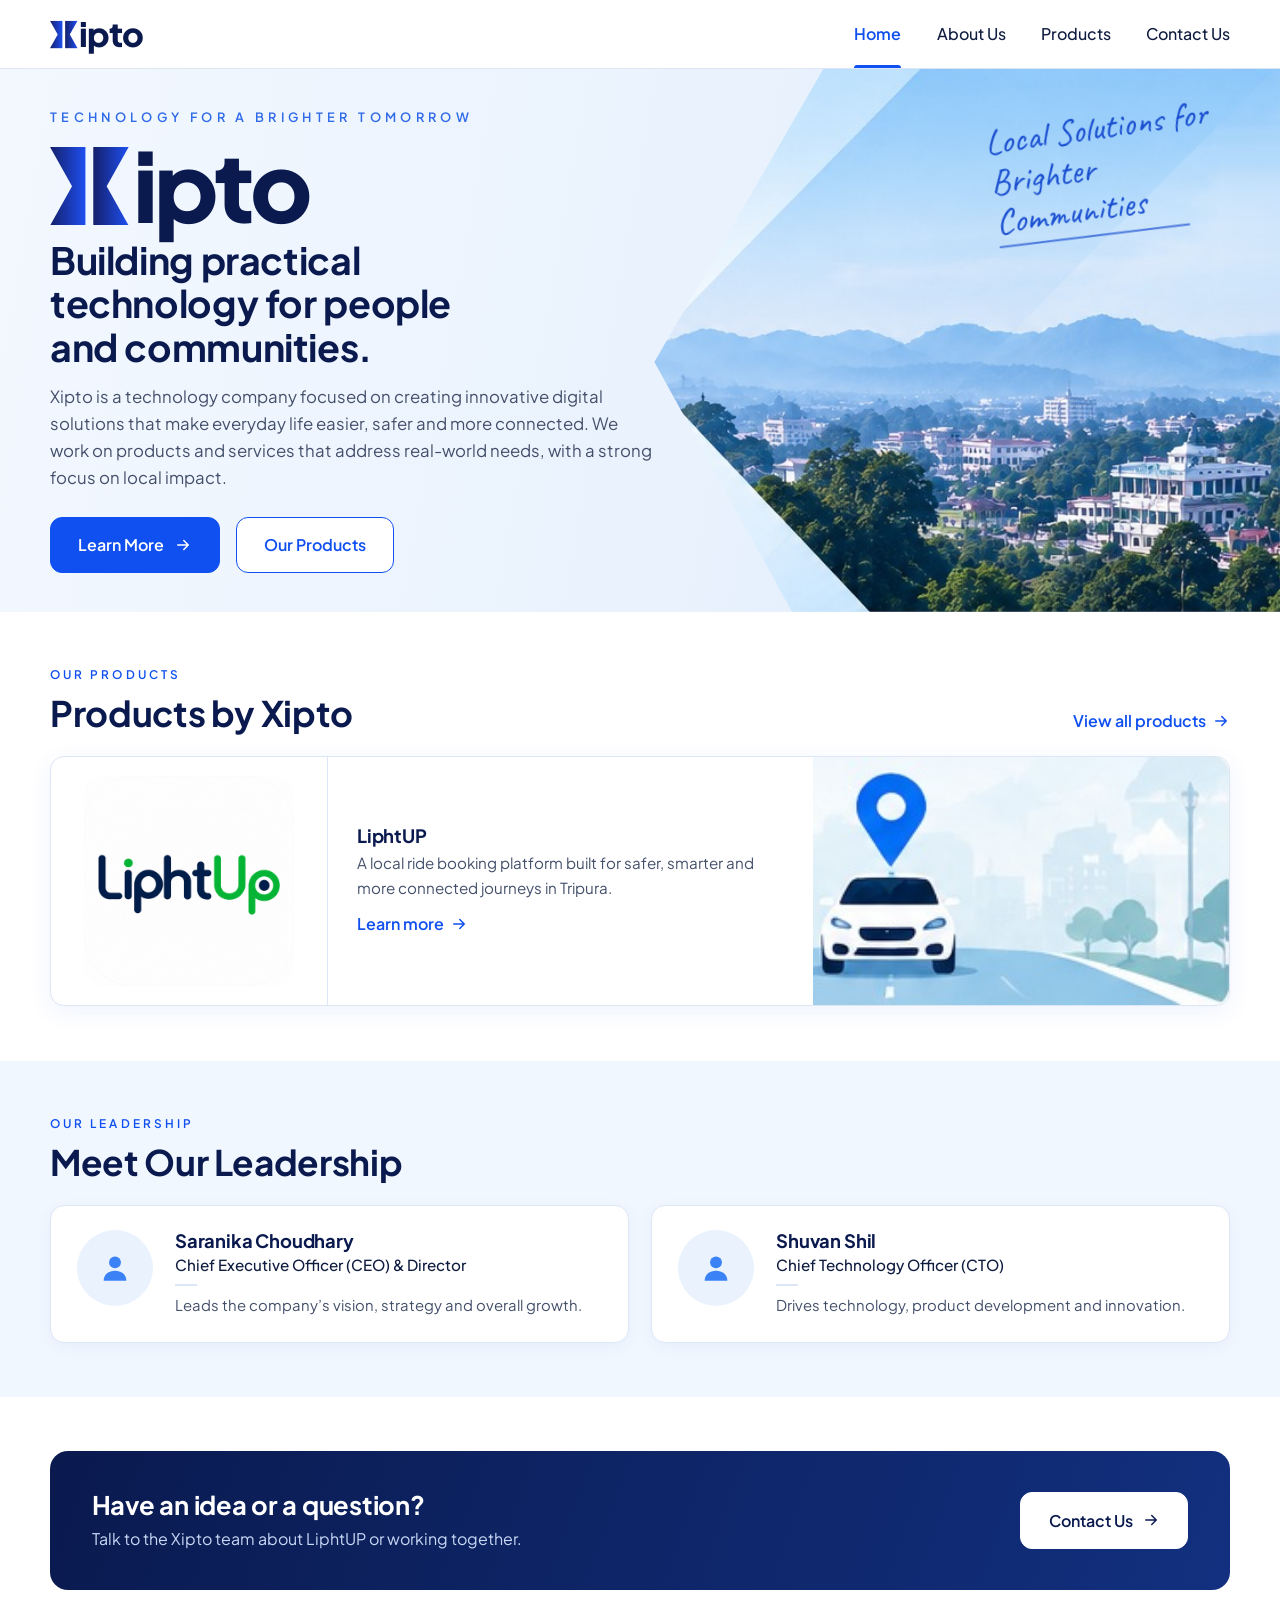
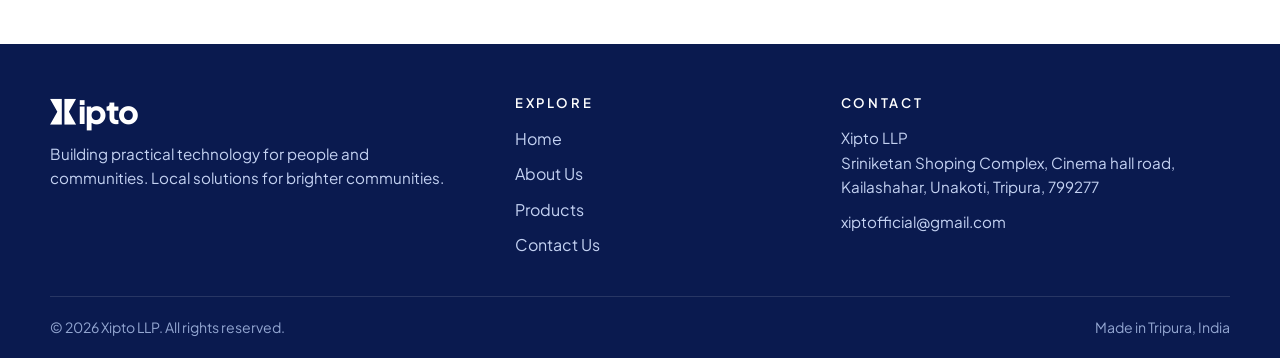
<file: index.html>
<!DOCTYPE html>
<html lang="en">
<head>
<meta charset="utf-8">
<meta name="viewport" content="width=device-width, initial-scale=1">
<title>Xipto LLP | Technology for a Brighter Tomorrow</title>
<meta name="description" content="Xipto LLP builds practical technology for people and communities in Tripura, including the LiphtUP ride booking platform.">
<meta property="og:title" content="Xipto LLP | Technology for a Brighter Tomorrow">
<meta property="og:description" content="Xipto LLP builds practical technology for people and communities in Tripura, including the LiphtUP ride booking platform.">
<meta property="og:type" content="website">
<meta property="og:image" content="/assets/xipto-logo-original.png">
<meta name="theme-color" content="#1050f0">
<link rel="icon" href="/assets/favicon.svg" type="image/svg+xml">
<link rel="preconnect" href="https://fonts.googleapis.com">
<link rel="preconnect" href="https://fonts.gstatic.com" crossorigin>
<link href="https://fonts.googleapis.com/css2?family=Caveat:wght@500&family=Plus+Jakarta+Sans:wght@400;500;600;700;800&display=swap" rel="stylesheet">
<link rel="stylesheet" href="/css/styles.css">
</head>
<body>
<a class="skip" href="#main">Skip to content</a>
<header class="site-header">
  <div class="wrap">
    <a class="brand" href="/" aria-label="Xipto home"><svg viewBox="0 0 100 100" aria-hidden="true"><defs><linearGradient id="xg" x1="0" x2="1"><stop offset="0" stop-color="#14206b"/><stop offset="1" stop-color="#1f4ff0"/></linearGradient></defs><path fill="url(#xg)" d="M0 0h45v100H0L28 50z"/><path fill="url(#xg)" d="M55 0h45L72 50l28 50H55z"/></svg><span>ipto</span></a>
    <button class="menu-btn" aria-expanded="false" aria-controls="nav" aria-label="Menu"><span></span><span></span><span></span></button>
    <nav class="nav" id="nav" aria-label="Main"><a href="/" aria-current="page">Home</a><a href="/about">About Us</a><a href="/products">Products</a><a href="/contact">Contact Us</a></nav>
  </div>
</header>
<main id="main">

<section class="hero">
  <div class="wrap">
    <div class="hero-copy">
      <p class="eyebrow">Technology for a brighter tomorrow</p>
      <h1 class="brand brand--lg" aria-label="Xipto"><svg viewBox="0 0 100 100" aria-hidden="true"><defs><linearGradient id="xg" x1="0" x2="1"><stop offset="0" stop-color="#14206b"/><stop offset="1" stop-color="#1f4ff0"/></linearGradient></defs><path fill="url(#xg)" d="M0 0h45v100H0L28 50z"/><path fill="url(#xg)" d="M55 0h45L72 50l28 50H55z"/></svg><span>ipto</span></h1>
      <h2>Building practical technology for people and communities.</h2>
      <p>Xipto is a technology company focused on creating innovative digital solutions that make everyday life easier, safer and more connected. We work on products and services that address real-world needs, with a strong focus on local impact.</p>
      <div class="hero-actions">
        <a class="btn btn-primary" href="/about">Learn More <svg viewBox="0 0 24 24" fill="none" stroke="currentColor" stroke-width="2" stroke-linecap="round" stroke-linejoin="round" aria-hidden="true"><path d="M5 12h14M13 6l6 6-6 6"/></svg></a>
        <a class="btn btn-outline" href="/products">Our Products</a>
      </div>
    </div>
    <div class="hero-art">
      <img src="/assets/hero.jpg" alt="View of a Tripura town with green hills and a white palace-style building" width="846" height="476" fetchpriority="high">
      <p class="hero-tagline">Local Solutions for Brighter Communities</p>
    </div>
  </div>
</section>

<section class="section" aria-labelledby="products-h">
  <div class="wrap">
    <div class="section-head">
      <div><p class="eyebrow">Our products</p><h2 id="products-h">Products by Xipto</h2></div>
      <a class="link-arrow" href="/products">View all products <svg viewBox="0 0 24 24" fill="none" stroke="currentColor" stroke-width="2" stroke-linecap="round" stroke-linejoin="round" aria-hidden="true"><path d="M5 12h14M13 6l6 6-6 6"/></svg></a>
    </div>
    <div class="product-card">
  <div class="logo"><img src="/assets/liphtup-logo.png" alt="LiphtUP logo" width="210" height="210" loading="lazy"></div>
  <div class="body">
    <h3>LiphtUP</h3>
    <p>A local ride booking platform built for safer, smarter and more connected journeys in Tripura.</p>
    <a class="link-arrow" href="/products">Learn more <svg viewBox="0 0 24 24" fill="none" stroke="currentColor" stroke-width="2" stroke-linecap="round" stroke-linejoin="round" aria-hidden="true"><path d="M5 12h14M13 6l6 6-6 6"/></svg></a>
  </div>
  <div class="art"><img src="/assets/liphtup-banner.jpg" alt="" loading="lazy"></div>
</div>
  </div>
</section>

<section class="section section--tint" aria-labelledby="lead-h">
  <div class="wrap">
    <p class="eyebrow">Our leadership</p>
    <h2 id="lead-h" style="margin-bottom:1.4rem">Meet Our Leadership</h2>
    <div class="people"><article class="person"><div class="avatar"><svg viewBox="0 0 24 24" fill="currentColor" aria-hidden="true"><circle cx="12" cy="8" r="4.2"/><path d="M4 21c0-4.4 3.6-7 8-7s8 2.6 8 7z"/></svg></div><div><h3>Saranika Choudhary</h3><p class="role">Chief Executive Officer (CEO) &amp; Director</p><p>Leads the company&rsquo;s vision, strategy and overall growth.</p></div></article><article class="person"><div class="avatar"><svg viewBox="0 0 24 24" fill="currentColor" aria-hidden="true"><circle cx="12" cy="8" r="4.2"/><path d="M4 21c0-4.4 3.6-7 8-7s8 2.6 8 7z"/></svg></div><div><h3>Shuvan Shil</h3><p class="role">Chief Technology Officer (CTO)</p><p>Drives technology, product development and innovation.</p></div></article></div>
  </div>
</section>

<section class="section">
  <div class="wrap">
    <div class="callout">
      <div><h2>Have an idea or a question?</h2><p>Talk to the Xipto team about LiphtUP or working together.</p></div>
      <a class="btn" href="/contact">Contact Us <svg viewBox="0 0 24 24" fill="none" stroke="currentColor" stroke-width="2" stroke-linecap="round" stroke-linejoin="round" aria-hidden="true"><path d="M5 12h14M13 6l6 6-6 6"/></svg></a>
    </div>
  </div>
</section>
</main>
<footer class="site-footer">
  <div class="wrap">
    <div class="footer-grid">
      <div>
        <a class="brand" href="/" aria-label="Xipto home"><svg viewBox="0 0 100 100" aria-hidden="true"><defs><linearGradient id="xgf" x1="0" x2="1"><stop offset="0" stop-color="#14206b"/><stop offset="1" stop-color="#1f4ff0"/></linearGradient></defs><path fill="#fff" d="M0 0h45v100H0L28 50z"/><path fill="#fff" d="M55 0h45L72 50l28 50H55z"/></svg><span>ipto</span></a>
        <p>Building practical technology for people and communities. Local solutions for brighter communities.</p>
      </div>
      <div>
        <h3>Explore</h3>
        <ul><li><a href="/">Home</a></li><li><a href="/about">About Us</a></li><li><a href="/products">Products</a></li><li><a href="/contact">Contact Us</a></li></ul>
      </div>
      <div>
        <h3>Contact</h3>
        <address>
          <span>Xipto LLP<br>Sriniketan Shoping Complex, Cinema hall road,<br>Kailashahar, Unakoti, Tripura, 799277</span>
          <a href="mailto:xiptofficial@gmail.com">xiptofficial@gmail.com</a>
        </address>
      </div>
    </div>
    <div class="footer-bottom">
      <span>&copy; 2026 Xipto LLP. All rights reserved.</span>
      <span>Made in Tripura, India</span>
    </div>
  </div>
</footer>
<script src="/js/main.js" defer></script>
</body>
</html>
</file>
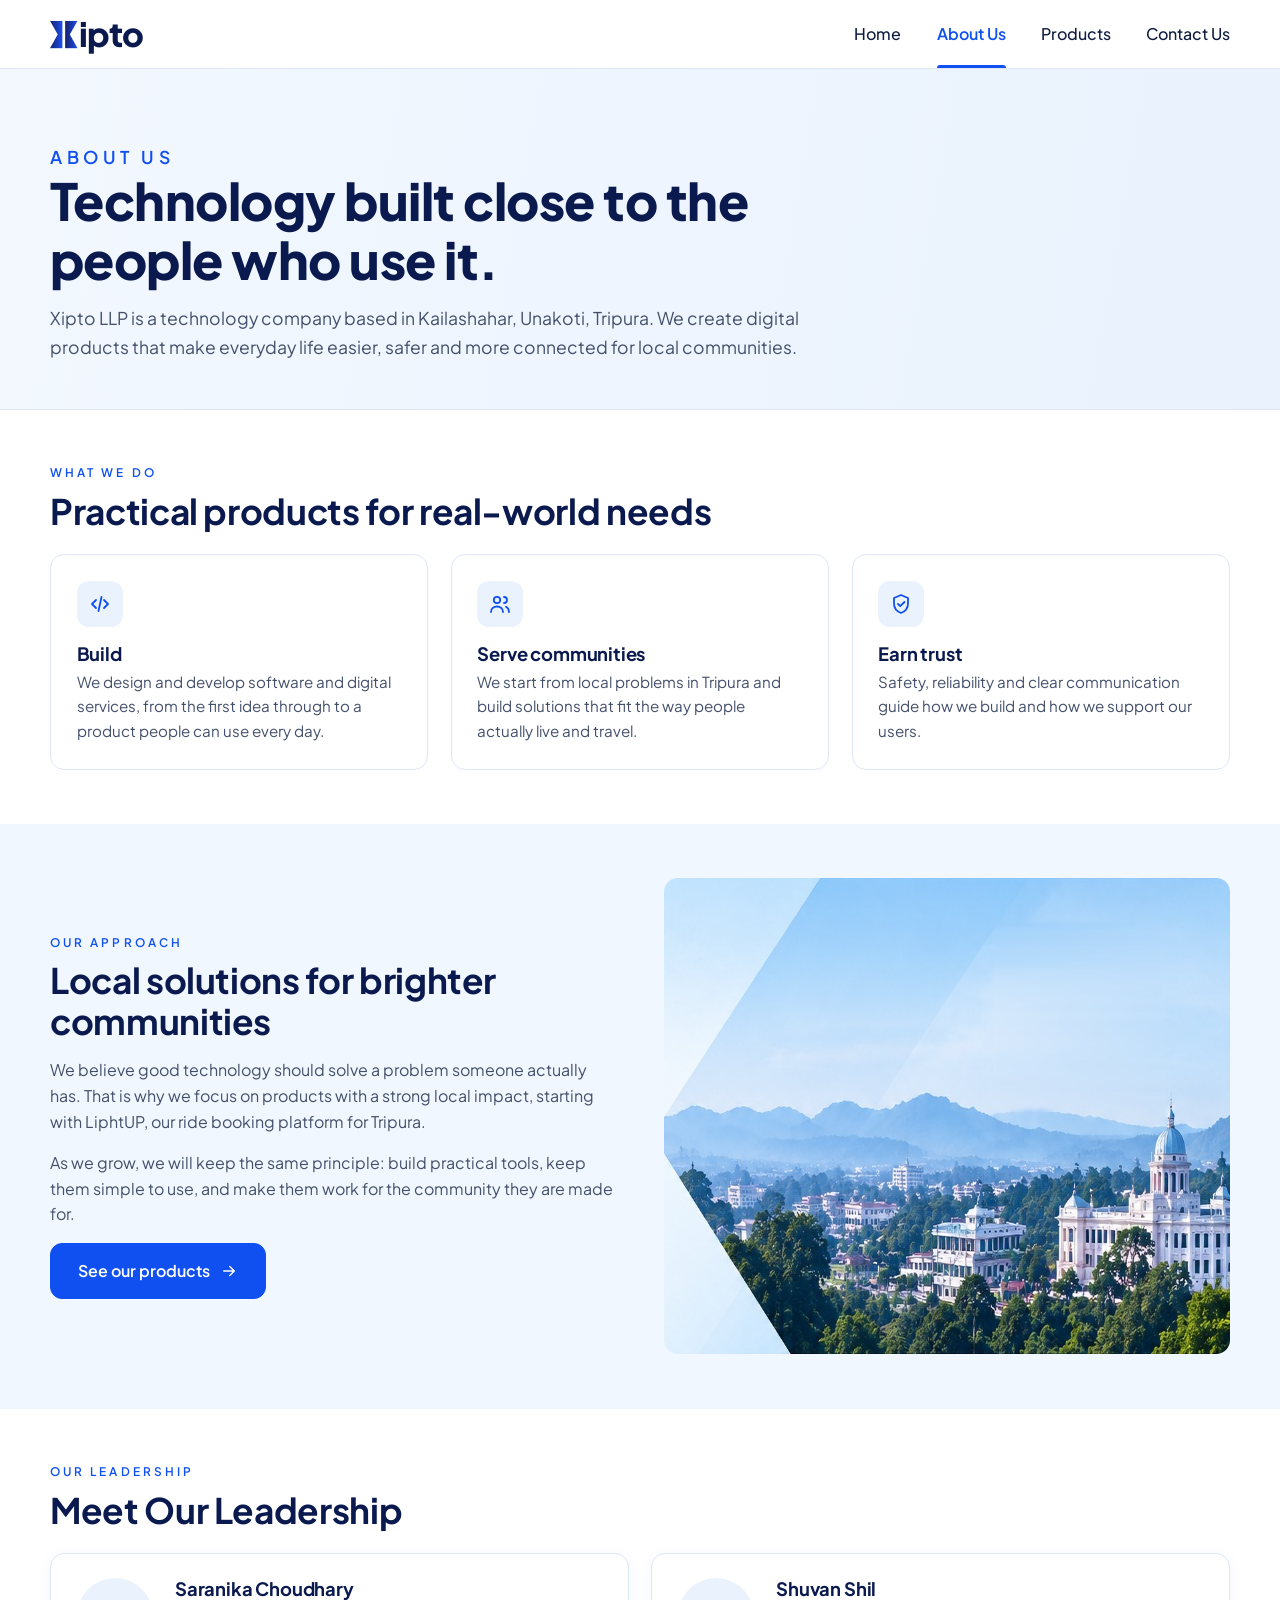
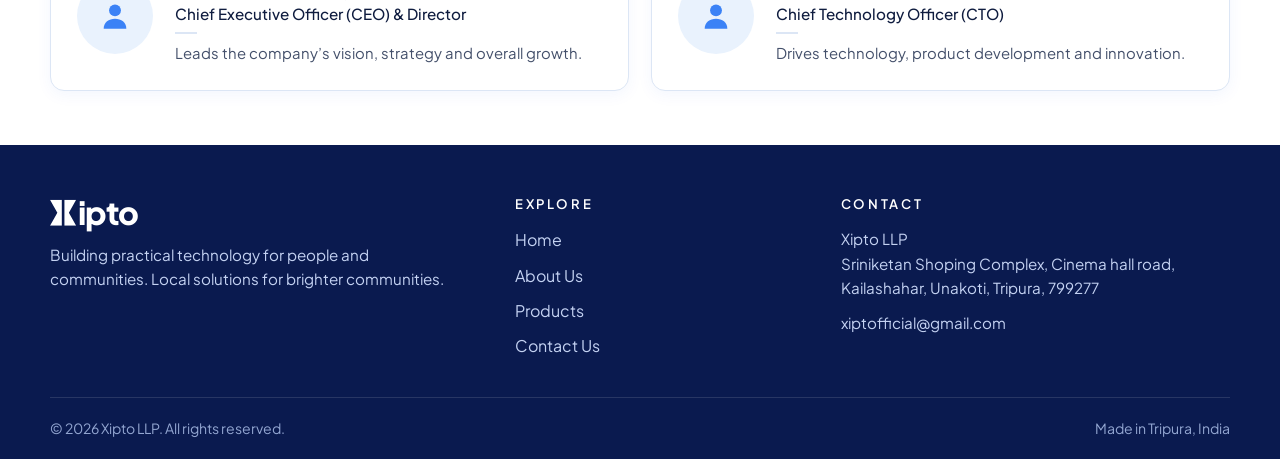
<file: about.html>
<!DOCTYPE html>
<html lang="en">
<head>
<meta charset="utf-8">
<meta name="viewport" content="width=device-width, initial-scale=1">
<title>About Us | Xipto LLP</title>
<meta name="description" content="Learn about Xipto LLP, a technology company in Kailashahar, Tripura, and the leadership team behind LiphtUP.">
<meta property="og:title" content="About Us | Xipto LLP">
<meta property="og:description" content="Learn about Xipto LLP, a technology company in Kailashahar, Tripura, and the leadership team behind LiphtUP.">
<meta property="og:type" content="website">
<meta property="og:image" content="/assets/xipto-logo-original.png">
<meta name="theme-color" content="#1050f0">
<link rel="icon" href="/assets/favicon.svg" type="image/svg+xml">
<link rel="preconnect" href="https://fonts.googleapis.com">
<link rel="preconnect" href="https://fonts.gstatic.com" crossorigin>
<link href="https://fonts.googleapis.com/css2?family=Caveat:wght@500&family=Plus+Jakarta+Sans:wght@400;500;600;700;800&display=swap" rel="stylesheet">
<link rel="stylesheet" href="/css/styles.css">
</head>
<body>
<a class="skip" href="#main">Skip to content</a>
<header class="site-header">
  <div class="wrap">
    <a class="brand" href="/" aria-label="Xipto home"><svg viewBox="0 0 100 100" aria-hidden="true"><defs><linearGradient id="xg" x1="0" x2="1"><stop offset="0" stop-color="#14206b"/><stop offset="1" stop-color="#1f4ff0"/></linearGradient></defs><path fill="url(#xg)" d="M0 0h45v100H0L28 50z"/><path fill="url(#xg)" d="M55 0h45L72 50l28 50H55z"/></svg><span>ipto</span></a>
    <button class="menu-btn" aria-expanded="false" aria-controls="nav" aria-label="Menu"><span></span><span></span><span></span></button>
    <nav class="nav" id="nav" aria-label="Main"><a href="/">Home</a><a href="/about" aria-current="page">About Us</a><a href="/products">Products</a><a href="/contact">Contact Us</a></nav>
  </div>
</header>
<main id="main">

<section class="page-hero">
  <div class="wrap">
    <p class="eyebrow">About us</p>
    <h1>Technology built close to the people who use it.</h1>
    <p>Xipto LLP is a technology company based in Kailashahar, Unakoti, Tripura. We create digital products that make everyday life easier, safer and more connected for local communities.</p>
  </div>
</section>

<section class="section" aria-labelledby="do-h">
  <div class="wrap">
    <p class="eyebrow">What we do</p>
    <h2 id="do-h" style="margin-bottom:1.4rem">Practical products for real-world needs</h2>
    <div class="grid-3">
      <div class="feature"><div class="icon"><svg viewBox="0 0 24 24" fill="none" stroke="currentColor" stroke-width="1.8" stroke-linecap="round" stroke-linejoin="round" aria-hidden="true"><path d="m8 8-4 4 4 4M16 8l4 4-4 4M13.500 5 10.500 19"/></svg></div><h3>Build</h3><p>We design and develop software and digital services, from the first idea through to a product people can use every day.</p></div>
      <div class="feature"><div class="icon"><svg viewBox="0 0 24 24" fill="none" stroke="currentColor" stroke-width="1.8" stroke-linecap="round" stroke-linejoin="round" aria-hidden="true"><circle cx="9" cy="8" r="3.200"/><path d="M3 20c0-3.300 2.700-5.500 6-5.500s6 2.200 6 5.500"/><path d="M16 5a3 3 0 0 1 0 6M18 14.800c1.800.8 3 2.500 3 5.200"/></svg></div><h3>Serve communities</h3><p>We start from local problems in Tripura and build solutions that fit the way people actually live and travel.</p></div>
      <div class="feature"><div class="icon"><svg viewBox="0 0 24 24" fill="none" stroke="currentColor" stroke-width="1.8" stroke-linecap="round" stroke-linejoin="round" aria-hidden="true"><path d="M12 3 5 6v5.500c0 4.500 3 8 7 9.500 4-1.500 7-5 7-9.500V6z"/><path d="m9 12 2.200 2.200L15.500 10"/></svg></div><h3>Earn trust</h3><p>Safety, reliability and clear communication guide how we build and how we support our users.</p></div>
    </div>
  </div>
</section>

<section class="section section--tint" aria-labelledby="mv-h">
  <div class="wrap split">
    <div>
      <p class="eyebrow">Our approach</p>
      <h2 id="mv-h" style="margin-bottom:1rem">Local solutions for brighter communities</h2>
      <p>We believe good technology should solve a problem someone actually has. That is why we focus on products with a strong local impact, starting with LiphtUP, our ride booking platform for Tripura.</p>
      <p>As we grow, we will keep the same principle: build practical tools, keep them simple to use, and make them work for the community they are made for.</p>
      <a class="btn btn-primary" href="/products">See our products <svg viewBox="0 0 24 24" fill="none" stroke="currentColor" stroke-width="2" stroke-linecap="round" stroke-linejoin="round" aria-hidden="true"><path d="M5 12h14M13 6l6 6-6 6"/></svg></a>
    </div>
    <img src="/assets/hero.jpg" alt="Hills and town skyline in Tripura" width="846" height="476" loading="lazy">
  </div>
</section>

<section class="section" aria-labelledby="lead-h">
  <div class="wrap">
    <p class="eyebrow">Our leadership</p>
    <h2 id="lead-h" style="margin-bottom:1.4rem">Meet Our Leadership</h2>
    <div class="people"><article class="person"><div class="avatar"><svg viewBox="0 0 24 24" fill="currentColor" aria-hidden="true"><circle cx="12" cy="8" r="4.2"/><path d="M4 21c0-4.4 3.6-7 8-7s8 2.6 8 7z"/></svg></div><div><h3>Saranika Choudhary</h3><p class="role">Chief Executive Officer (CEO) &amp; Director</p><p>Leads the company&rsquo;s vision, strategy and overall growth.</p></div></article><article class="person"><div class="avatar"><svg viewBox="0 0 24 24" fill="currentColor" aria-hidden="true"><circle cx="12" cy="8" r="4.2"/><path d="M4 21c0-4.4 3.6-7 8-7s8 2.6 8 7z"/></svg></div><div><h3>Shuvan Shil</h3><p class="role">Chief Technology Officer (CTO)</p><p>Drives technology, product development and innovation.</p></div></article></div>
  </div>
</section>
</main>
<footer class="site-footer">
  <div class="wrap">
    <div class="footer-grid">
      <div>
        <a class="brand" href="/" aria-label="Xipto home"><svg viewBox="0 0 100 100" aria-hidden="true"><defs><linearGradient id="xgf" x1="0" x2="1"><stop offset="0" stop-color="#14206b"/><stop offset="1" stop-color="#1f4ff0"/></linearGradient></defs><path fill="#fff" d="M0 0h45v100H0L28 50z"/><path fill="#fff" d="M55 0h45L72 50l28 50H55z"/></svg><span>ipto</span></a>
        <p>Building practical technology for people and communities. Local solutions for brighter communities.</p>
      </div>
      <div>
        <h3>Explore</h3>
        <ul><li><a href="/">Home</a></li><li><a href="/about">About Us</a></li><li><a href="/products">Products</a></li><li><a href="/contact">Contact Us</a></li></ul>
      </div>
      <div>
        <h3>Contact</h3>
        <address>
          <span>Xipto LLP<br>Sriniketan Shoping Complex, Cinema hall road,<br>Kailashahar, Unakoti, Tripura, 799277</span>
          <a href="mailto:xiptofficial@gmail.com">xiptofficial@gmail.com</a>
        </address>
      </div>
    </div>
    <div class="footer-bottom">
      <span>&copy; 2026 Xipto LLP. All rights reserved.</span>
      <span>Made in Tripura, India</span>
    </div>
  </div>
</footer>
<script src="/js/main.js" defer></script>
</body>
</html>
</file>
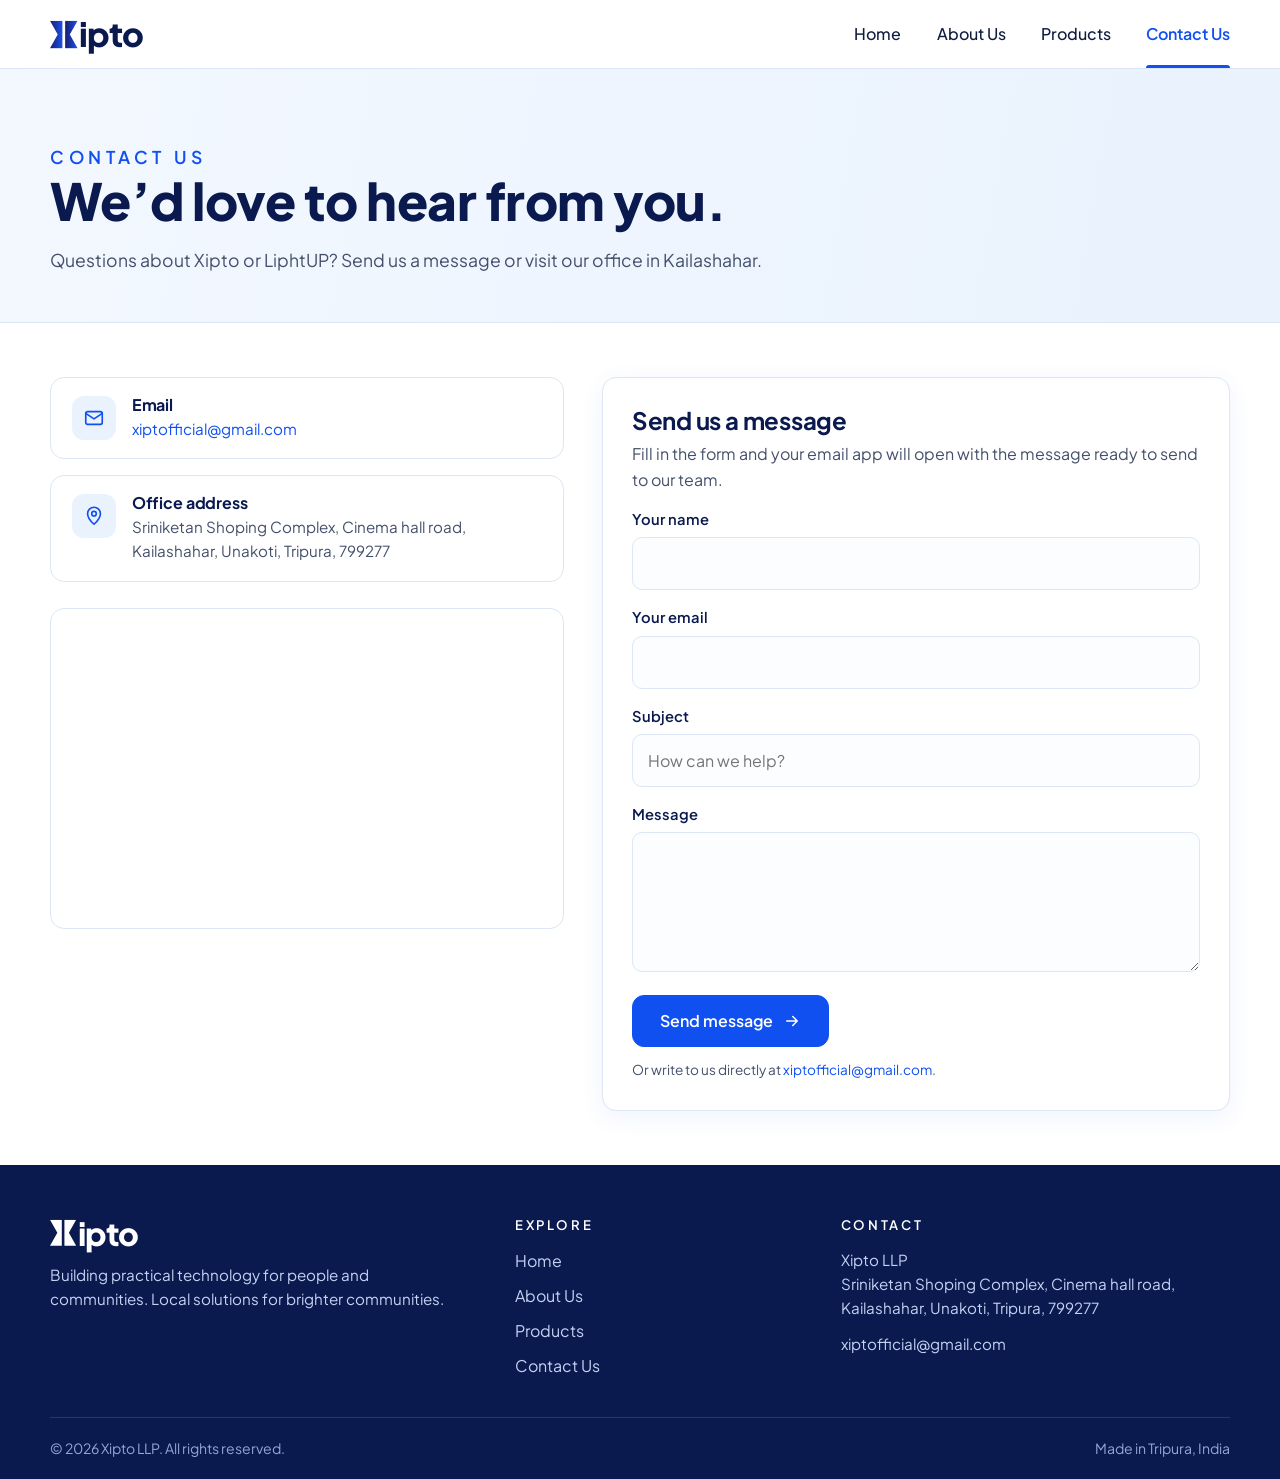
<file: contact.html>
<!DOCTYPE html>
<html lang="en">
<head>
<meta charset="utf-8">
<meta name="viewport" content="width=device-width, initial-scale=1">
<title>Contact Us | Xipto LLP</title>
<meta name="description" content="Contact Xipto LLP at xiptofficial@gmail.com or visit us in Kailashahar, Unakoti, Tripura.">
<meta property="og:title" content="Contact Us | Xipto LLP">
<meta property="og:description" content="Contact Xipto LLP at xiptofficial@gmail.com or visit us in Kailashahar, Unakoti, Tripura.">
<meta property="og:type" content="website">
<meta property="og:image" content="/assets/xipto-logo-original.png">
<meta name="theme-color" content="#1050f0">
<link rel="icon" href="/assets/favicon.svg" type="image/svg+xml">
<link rel="preconnect" href="https://fonts.googleapis.com">
<link rel="preconnect" href="https://fonts.gstatic.com" crossorigin>
<link href="https://fonts.googleapis.com/css2?family=Caveat:wght@500&family=Plus+Jakarta+Sans:wght@400;500;600;700;800&display=swap" rel="stylesheet">
<link rel="stylesheet" href="/css/styles.css">
</head>
<body>
<a class="skip" href="#main">Skip to content</a>
<header class="site-header">
  <div class="wrap">
    <a class="brand" href="/" aria-label="Xipto home"><svg viewBox="0 0 100 100" aria-hidden="true"><defs><linearGradient id="xg" x1="0" x2="1"><stop offset="0" stop-color="#14206b"/><stop offset="1" stop-color="#1f4ff0"/></linearGradient></defs><path fill="url(#xg)" d="M0 0h45v100H0L28 50z"/><path fill="url(#xg)" d="M55 0h45L72 50l28 50H55z"/></svg><span>ipto</span></a>
    <button class="menu-btn" aria-expanded="false" aria-controls="nav" aria-label="Menu"><span></span><span></span><span></span></button>
    <nav class="nav" id="nav" aria-label="Main"><a href="/">Home</a><a href="/about">About Us</a><a href="/products">Products</a><a href="/contact" aria-current="page">Contact Us</a></nav>
  </div>
</header>
<main id="main">

<section class="page-hero">
  <div class="wrap">
    <p class="eyebrow">Contact us</p>
    <h1>We&rsquo;d love to hear from you.</h1>
    <p>Questions about Xipto or LiphtUP? Send us a message or visit our office in Kailashahar.</p>
  </div>
</section>

<section class="section">
  <div class="wrap contact-grid">
    <div>
      <ul class="info-list">
        <li><div class="icon"><svg viewBox="0 0 24 24" fill="none" stroke="currentColor" stroke-width="1.8" stroke-linecap="round" stroke-linejoin="round" aria-hidden="true"><rect x="3" y="5" width="18" height="14" rx="2"/><path d="m3 7 9 6 9-6"/></svg></div><div><h3>Email</h3><p><a href="mailto:xiptofficial@gmail.com">xiptofficial@gmail.com</a></p></div></li>
        <li><div class="icon"><svg viewBox="0 0 24 24" fill="none" stroke="currentColor" stroke-width="1.8" stroke-linecap="round" stroke-linejoin="round" aria-hidden="true"><path d="M12 21s-7-6.2-7-11.5a7 7 0 0 1 14 0C19 14.800 12 21 12 21z"/><circle cx="12" cy="9.500" r="2.500"/></svg></div><div><h3>Office address</h3><p>Sriniketan Shoping Complex, Cinema hall road,<br>Kailashahar, Unakoti, Tripura, 799277</p></div></li>
      </ul>
      <div class="map"><iframe title="Map showing the Xipto LLP office in Kailashahar, Tripura" src="https://maps.google.com/maps?q=Sriniketan+Shoping+Complex+Cinema+hall+road+Kailashahar+Unakoti+Tripura+799277&amp;output=embed" loading="lazy" referrerpolicy="no-referrer-when-downgrade"></iframe></div>
    </div>
    <div class="form-card">
      <h2>Send us a message</h2>
      <p>Fill in the form and your email app will open with the message ready to send to our team.</p>
      <form id="contact-form">
        <div class="field"><label for="name">Your name</label><input id="name" name="name" autocomplete="name" required></div>
        <div class="field"><label for="email">Your email</label><input id="email" name="email" type="email" autocomplete="email" required></div>
        <div class="field"><label for="subject">Subject</label><input id="subject" name="subject" placeholder="How can we help?"></div>
        <div class="field"><label for="message">Message</label><textarea id="message" name="message" required></textarea></div>
        <button class="btn btn-primary" type="submit">Send message <svg viewBox="0 0 24 24" fill="none" stroke="currentColor" stroke-width="2" stroke-linecap="round" stroke-linejoin="round" aria-hidden="true"><path d="M5 12h14M13 6l6 6-6 6"/></svg></button>
        <p class="form-note">Or write to us directly at <a href="mailto:xiptofficial@gmail.com">xiptofficial@gmail.com</a>.</p>
      </form>
    </div>
  </div>
</section>
</main>
<footer class="site-footer">
  <div class="wrap">
    <div class="footer-grid">
      <div>
        <a class="brand" href="/" aria-label="Xipto home"><svg viewBox="0 0 100 100" aria-hidden="true"><defs><linearGradient id="xgf" x1="0" x2="1"><stop offset="0" stop-color="#14206b"/><stop offset="1" stop-color="#1f4ff0"/></linearGradient></defs><path fill="#fff" d="M0 0h45v100H0L28 50z"/><path fill="#fff" d="M55 0h45L72 50l28 50H55z"/></svg><span>ipto</span></a>
        <p>Building practical technology for people and communities. Local solutions for brighter communities.</p>
      </div>
      <div>
        <h3>Explore</h3>
        <ul><li><a href="/">Home</a></li><li><a href="/about">About Us</a></li><li><a href="/products">Products</a></li><li><a href="/contact">Contact Us</a></li></ul>
      </div>
      <div>
        <h3>Contact</h3>
        <address>
          <span>Xipto LLP<br>Sriniketan Shoping Complex, Cinema hall road,<br>Kailashahar, Unakoti, Tripura, 799277</span>
          <a href="mailto:xiptofficial@gmail.com">xiptofficial@gmail.com</a>
        </address>
      </div>
    </div>
    <div class="footer-bottom">
      <span>&copy; 2026 Xipto LLP. All rights reserved.</span>
      <span>Made in Tripura, India</span>
    </div>
  </div>
</footer>
<script src="/js/main.js" defer></script>
</body>
</html>
</file>
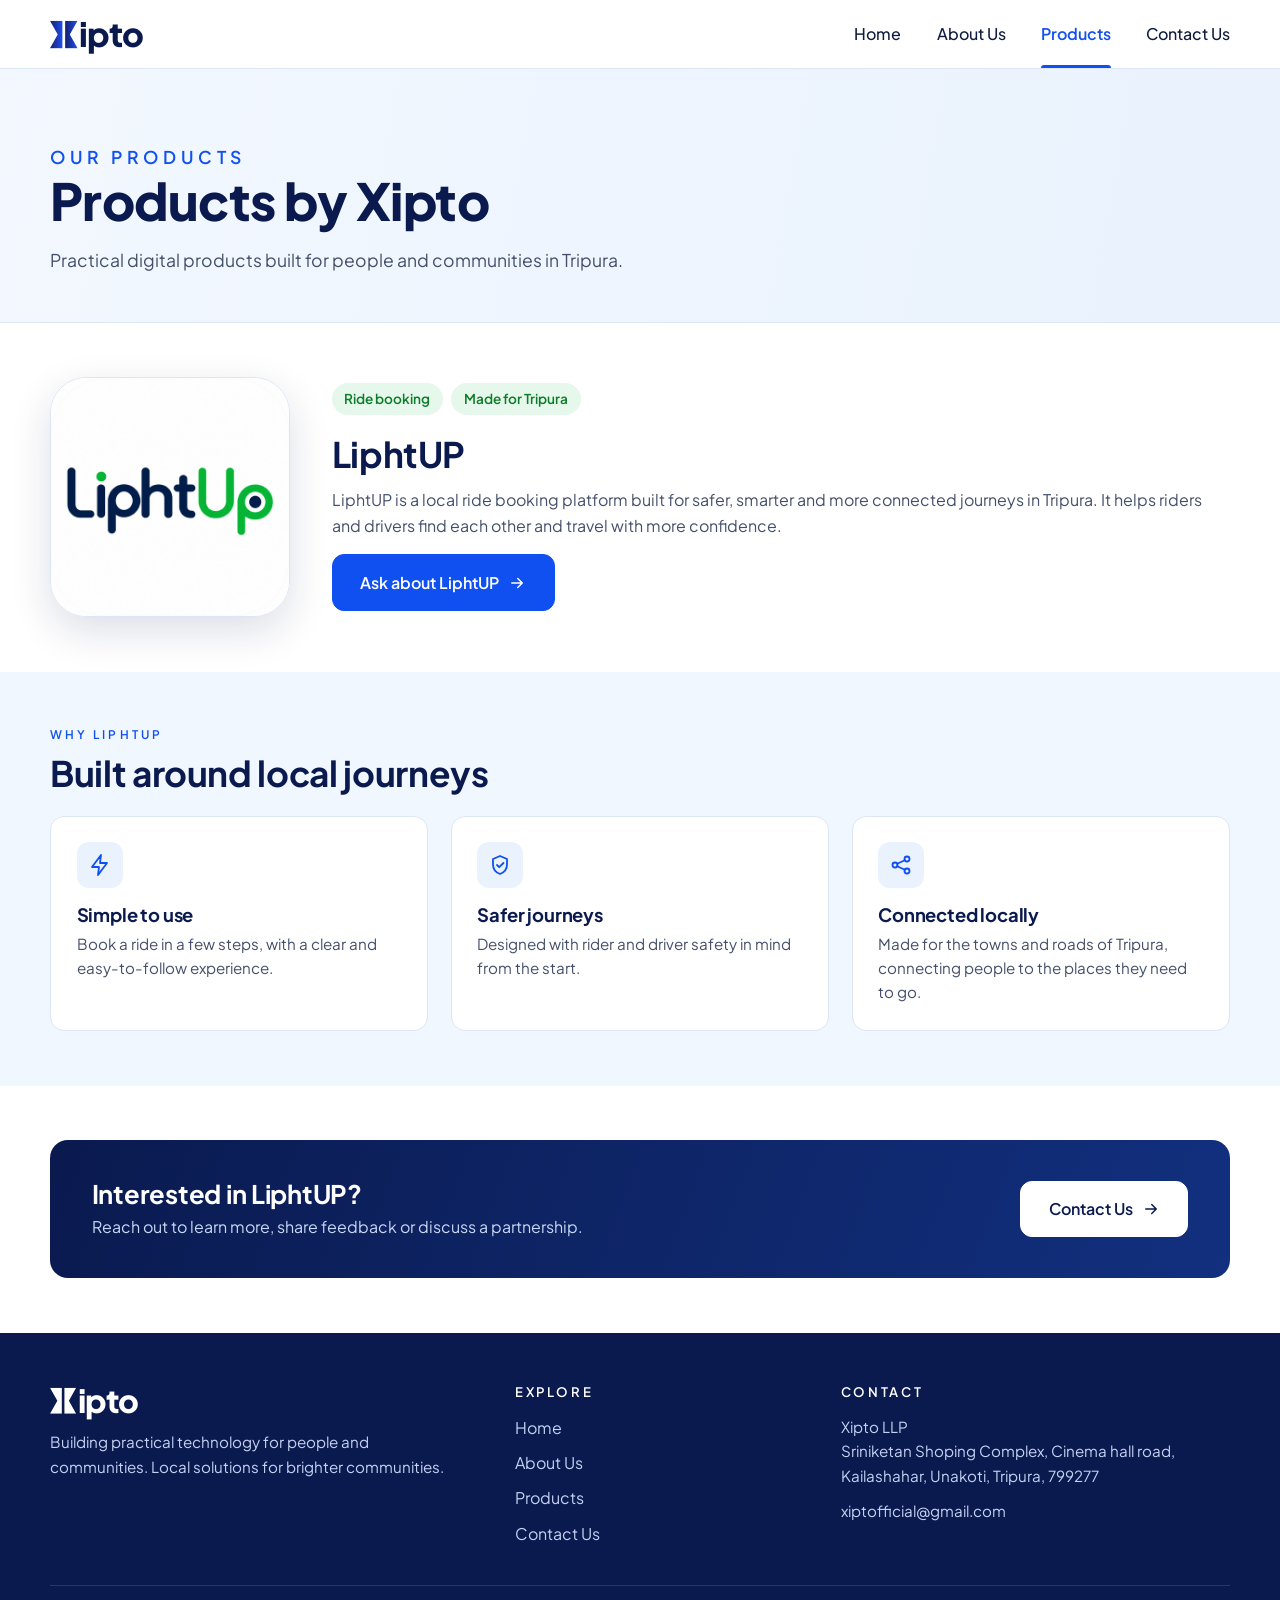
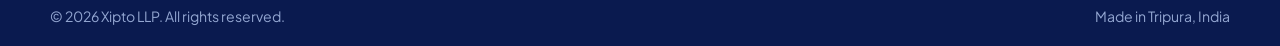
<file: products.html>
<!DOCTYPE html>
<html lang="en">
<head>
<meta charset="utf-8">
<meta name="viewport" content="width=device-width, initial-scale=1">
<title>Products | Xipto LLP</title>
<meta name="description" content="LiphtUP, a local ride booking platform for safer, smarter and more connected journeys in Tripura.">
<meta property="og:title" content="Products | Xipto LLP">
<meta property="og:description" content="LiphtUP, a local ride booking platform for safer, smarter and more connected journeys in Tripura.">
<meta property="og:type" content="website">
<meta property="og:image" content="/assets/xipto-logo-original.png">
<meta name="theme-color" content="#1050f0">
<link rel="icon" href="/assets/favicon.svg" type="image/svg+xml">
<link rel="preconnect" href="https://fonts.googleapis.com">
<link rel="preconnect" href="https://fonts.gstatic.com" crossorigin>
<link href="https://fonts.googleapis.com/css2?family=Caveat:wght@500&family=Plus+Jakarta+Sans:wght@400;500;600;700;800&display=swap" rel="stylesheet">
<link rel="stylesheet" href="/css/styles.css">
</head>
<body>
<a class="skip" href="#main">Skip to content</a>
<header class="site-header">
  <div class="wrap">
    <a class="brand" href="/" aria-label="Xipto home"><svg viewBox="0 0 100 100" aria-hidden="true"><defs><linearGradient id="xg" x1="0" x2="1"><stop offset="0" stop-color="#14206b"/><stop offset="1" stop-color="#1f4ff0"/></linearGradient></defs><path fill="url(#xg)" d="M0 0h45v100H0L28 50z"/><path fill="url(#xg)" d="M55 0h45L72 50l28 50H55z"/></svg><span>ipto</span></a>
    <button class="menu-btn" aria-expanded="false" aria-controls="nav" aria-label="Menu"><span></span><span></span><span></span></button>
    <nav class="nav" id="nav" aria-label="Main"><a href="/">Home</a><a href="/about">About Us</a><a href="/products" aria-current="page">Products</a><a href="/contact">Contact Us</a></nav>
  </div>
</header>
<main id="main">

<section class="page-hero">
  <div class="wrap">
    <p class="eyebrow">Our products</p>
    <h1>Products by Xipto</h1>
    <p>Practical digital products built for people and communities in Tripura.</p>
  </div>
</section>

<section class="section" aria-labelledby="lu-h">
  <div class="wrap">
    <div class="lu-hero">
      <img src="/assets/liphtup-logo.png" alt="LiphtUP logo" width="240" height="240">
      <div>
        <ul class="tags"><li>Ride booking</li><li>Made for Tripura</li></ul>
        <h2 id="lu-h" style="margin-bottom:.8rem">LiphtUP</h2>
        <p>LiphtUP is a local ride booking platform built for safer, smarter and more connected journeys in Tripura. It helps riders and drivers find each other and travel with more confidence.</p>
        <a class="btn btn-primary" href="/contact">Ask about LiphtUP <svg viewBox="0 0 24 24" fill="none" stroke="currentColor" stroke-width="2" stroke-linecap="round" stroke-linejoin="round" aria-hidden="true"><path d="M5 12h14M13 6l6 6-6 6"/></svg></a>
      </div>
    </div>
  </div>
</section>

<section class="section section--tint" aria-labelledby="why-h">
  <div class="wrap">
    <p class="eyebrow">Why LiphtUP</p>
    <h2 id="why-h" style="margin-bottom:1.4rem">Built around local journeys</h2>
    <div class="grid-3">
      <div class="feature"><div class="icon"><svg viewBox="0 0 24 24" fill="none" stroke="currentColor" stroke-width="1.8" stroke-linecap="round" stroke-linejoin="round" aria-hidden="true"><path d="M13 2 4 14h7l-1 8 9-12h-7z"/></svg></div><h3>Simple to use</h3><p>Book a ride in a few steps, with a clear and easy-to-follow experience.</p></div>
      <div class="feature"><div class="icon"><svg viewBox="0 0 24 24" fill="none" stroke="currentColor" stroke-width="1.8" stroke-linecap="round" stroke-linejoin="round" aria-hidden="true"><path d="M12 3 5 6v5.500c0 4.500 3 8 7 9.500 4-1.500 7-5 7-9.500V6z"/><path d="m9 12 2.200 2.200L15.500 10"/></svg></div><h3>Safer journeys</h3><p>Designed with rider and driver safety in mind from the start.</p></div>
      <div class="feature"><div class="icon"><svg viewBox="0 0 24 24" fill="none" stroke="currentColor" stroke-width="1.8" stroke-linecap="round" stroke-linejoin="round" aria-hidden="true"><circle cx="6" cy="12" r="2.500"/><circle cx="18" cy="6" r="2.500"/><circle cx="18" cy="18" r="2.500"/><path d="m8.200 10.800 7.600-3.600M8.200 13.200l7.600 3.600"/></svg></div><h3>Connected locally</h3><p>Made for the towns and roads of Tripura, connecting people to the places they need to go.</p></div>
    </div>
  </div>
</section>

<section class="section">
  <div class="wrap">
    <div class="callout">
      <div><h2>Interested in LiphtUP?</h2><p>Reach out to learn more, share feedback or discuss a partnership.</p></div>
      <a class="btn" href="/contact">Contact Us <svg viewBox="0 0 24 24" fill="none" stroke="currentColor" stroke-width="2" stroke-linecap="round" stroke-linejoin="round" aria-hidden="true"><path d="M5 12h14M13 6l6 6-6 6"/></svg></a>
    </div>
  </div>
</section>
</main>
<footer class="site-footer">
  <div class="wrap">
    <div class="footer-grid">
      <div>
        <a class="brand" href="/" aria-label="Xipto home"><svg viewBox="0 0 100 100" aria-hidden="true"><defs><linearGradient id="xgf" x1="0" x2="1"><stop offset="0" stop-color="#14206b"/><stop offset="1" stop-color="#1f4ff0"/></linearGradient></defs><path fill="#fff" d="M0 0h45v100H0L28 50z"/><path fill="#fff" d="M55 0h45L72 50l28 50H55z"/></svg><span>ipto</span></a>
        <p>Building practical technology for people and communities. Local solutions for brighter communities.</p>
      </div>
      <div>
        <h3>Explore</h3>
        <ul><li><a href="/">Home</a></li><li><a href="/about">About Us</a></li><li><a href="/products">Products</a></li><li><a href="/contact">Contact Us</a></li></ul>
      </div>
      <div>
        <h3>Contact</h3>
        <address>
          <span>Xipto LLP<br>Sriniketan Shoping Complex, Cinema hall road,<br>Kailashahar, Unakoti, Tripura, 799277</span>
          <a href="mailto:xiptofficial@gmail.com">xiptofficial@gmail.com</a>
        </address>
      </div>
    </div>
    <div class="footer-bottom">
      <span>&copy; 2026 Xipto LLP. All rights reserved.</span>
      <span>Made in Tripura, India</span>
    </div>
  </div>
</footer>
<script src="/js/main.js" defer></script>
</body>
</html>
</file>
<file: css/styles.css>
:root{
  --navy:#0a1a4f; --blue:#1050f0; --blue-dark:#0b3bc0; --sky:#e9f2fd; --sky-2:#d8e8fb;
  --green:#12b23a; --ink:#0f1c3f; --slate:#44506b; --line:#dce6f5; --white:#fff;
  --radius:14px; --wrap:1180px;
  --font:"Plus Jakarta Sans",system-ui,-apple-system,"Segoe UI",Roboto,sans-serif;
  --script:"Caveat","Segoe Script",cursive;
}
*,*::before,*::after{box-sizing:border-box}
html{scroll-behavior:smooth}
body{margin:0;font-family:var(--font);color:var(--ink);background:var(--white);line-height:1.6;-webkit-font-smoothing:antialiased}
img{max-width:100%;display:block}
a{color:var(--blue);text-decoration:none}
a:hover{text-decoration:underline}
:focus-visible{outline:3px solid var(--blue);outline-offset:3px;border-radius:6px}
.wrap{width:min(var(--wrap),100% - 48px);margin-inline:auto}
.eyebrow{font-size:.74rem;font-weight:600;letter-spacing:.26em;text-transform:uppercase;color:var(--blue);margin:0 0 .5rem}
h1,h2,h3{line-height:1.15;margin:0;color:var(--navy);letter-spacing:-.01em}
h2{font-size:clamp(1.7rem,3vw,2.2rem);font-weight:700}
h3{font-size:1.15rem;font-weight:700}
p{margin:0 0 1rem;color:var(--slate)}
.skip{position:absolute;left:-999px;top:8px;background:var(--navy);color:#fff;padding:.5rem 1rem;border-radius:8px;z-index:100}
.skip:focus{left:8px}

/* header */
.site-header{position:sticky;top:0;z-index:50;background:rgba(255,255,255,.94);backdrop-filter:blur(8px);border-bottom:1px solid var(--line)}
.site-header .wrap{display:flex;align-items:center;justify-content:space-between;height:68px}
.brand{display:inline-flex;align-items:center;color:var(--navy);font-weight:800;font-size:2.1rem;letter-spacing:-.03em;line-height:1}
.brand:hover{text-decoration:none}
.brand svg{height:.82em;width:auto;margin-right:.04em;transform:translateY(.02em)}
.brand--lg{font-size:clamp(4rem,8vw,6rem);letter-spacing:-.04em}
.nav{display:flex;gap:2.2rem}
.nav a{position:relative;color:var(--ink);font-weight:500;padding:1.35rem 0}
.nav a:hover{text-decoration:none;color:var(--blue)}
.nav a[aria-current="page"]{color:var(--blue);font-weight:600}
.nav a[aria-current="page"]::after{content:"";position:absolute;left:0;right:0;bottom:0;height:3px;background:var(--blue);border-radius:3px 3px 0 0}
.menu-btn{display:none;background:none;border:1px solid var(--line);border-radius:10px;width:44px;height:44px;cursor:pointer;padding:0}
.menu-btn span{display:block;width:20px;height:2px;background:var(--navy);margin:5px auto;transition:transform .2s,opacity .2s}
.menu-btn[aria-expanded="true"] span:nth-child(1){transform:translateY(7px) rotate(45deg)}
.menu-btn[aria-expanded="true"] span:nth-child(2){opacity:0}
.menu-btn[aria-expanded="true"] span:nth-child(3){transform:translateY(-7px) rotate(-45deg)}

/* buttons */
.btn{display:inline-flex;align-items:center;gap:.6rem;padding:.9rem 1.7rem;border-radius:12px;font-weight:600;font-size:1rem;border:1.5px solid var(--blue);cursor:pointer;font-family:inherit;transition:background .15s,color .15s,transform .15s}
.btn:hover{text-decoration:none;transform:translateY(-1px)}
.btn-primary{background:var(--blue);color:#fff}
.btn-primary:hover{background:var(--blue-dark);border-color:var(--blue-dark)}
.btn-outline{background:#fff;color:var(--blue)}
.btn-outline:hover{background:var(--sky)}
.btn svg,.link-arrow svg{width:18px;height:18px;flex:none}
.link-arrow{display:inline-flex;align-items:center;gap:.4rem;font-weight:600}

/* hero */
.hero{background:linear-gradient(100deg,#f3f8ff 0%,var(--sky) 55%,#dcebfc 100%);overflow:hidden}
.hero .wrap{display:grid;grid-template-columns:minmax(0,1.05fr) minmax(0,1fr);align-items:center;min-height:476px}
.hero-copy{padding:2.4rem 0;position:relative;z-index:2}
.hero-copy .eyebrow{font-size:.8rem;letter-spacing:.34em;color:#2f6ae8}
.hero-copy h1.brand{margin-bottom:.4rem}
.hero-copy h2{font-size:clamp(1.7rem,3.2vw,2.35rem);font-weight:700;max-width:16ch;margin-bottom:1rem}
.hero-copy p{max-width:52ch;font-size:1.05rem}
.hero-actions{display:flex;flex-wrap:wrap;gap:1rem;margin-top:1.6rem}
.hero-art{position:relative;align-self:stretch;margin-right:calc((100vw - min(var(--wrap),100vw - 48px))/-2)}
.hero-art img{width:100%;height:100%;object-fit:cover;object-position:left center;clip-path:polygon(27% 0,0 54%,22% 100%,100% 100%,100% 0)}
.hero-tagline{position:absolute;top:7%;right:8%;max-width:15ch;font-family:var(--script);font-size:clamp(1.7rem,2.8vw,2.5rem);line-height:1.12;color:#1a4fd0;transform:rotate(-8deg);text-align:left;margin:0}
.hero-tagline::after{content:"";display:block;height:2px;width:80%;margin-top:.3rem;background:#1a4fd0;opacity:.7;border-radius:2px;transform:rotate(1deg)}

/* sections */
.section{padding:3.4rem 0}
.section--tint{background:#f1f7fe}
.section-head{display:flex;justify-content:space-between;align-items:flex-end;gap:1rem;margin-bottom:1.4rem}
.page-hero{background:linear-gradient(100deg,#f3f8ff,var(--sky));padding:3.6rem 0 3rem;border-bottom:1px solid var(--line)}
.page-hero h1{font-size:clamp(2.1rem,4.4vw,3.2rem);font-weight:800;max-width:20ch}
.page-hero p{max-width:60ch;font-size:1.1rem;margin-top:1rem;margin-bottom:0}

/* product card */
.product-card{display:grid;grid-template-columns:minmax(200px,.8fr) 1.4fr 1.2fr;align-items:center;background:#fff;border:1px solid var(--line);border-radius:var(--radius);box-shadow:0 6px 24px rgba(16,80,240,.07);overflow:hidden;min-height:150px}
.product-card .logo{padding:1.2rem 2rem;border-right:1px solid var(--line);align-self:stretch;display:flex;align-items:center;justify-content:center}
.product-card .logo img{width:min(210px,100%);aspect-ratio:1;object-fit:cover;object-position:center;border-radius:20px}
.product-card .body{padding:1.2rem 1.8rem}
.product-card h3{margin-bottom:.3rem}
.product-card .body p{font-size:.95rem;margin-bottom:.7rem}
.product-card .art{align-self:stretch;min-height:150px}
.product-card .art img{width:100%;height:100%;object-fit:cover;object-position:right center}

/* people */
.people{display:grid;grid-template-columns:repeat(2,minmax(0,1fr));gap:1.4rem}
.person{display:flex;gap:1.4rem;align-items:flex-start;background:#fff;border:1px solid var(--line);border-radius:var(--radius);padding:1.5rem 1.6rem;box-shadow:0 4px 16px rgba(16,80,240,.05)}
.avatar{flex:none;width:76px;height:76px;border-radius:50%;background:var(--sky);display:grid;place-items:center;color:#3b82f6}
.avatar svg{width:34px;height:34px}
.person h3{margin-bottom:.15rem}
.person .role{font-size:.95rem;font-weight:500;color:var(--ink);margin:0 0 .5rem;padding-bottom:.5rem;position:relative}
.person .role::after{content:"";position:absolute;left:0;bottom:0;width:22px;height:2px;background:var(--line)}
.person p:last-child{margin:0;font-size:.93rem}

/* grids */
.grid-3{display:grid;grid-template-columns:repeat(3,minmax(0,1fr));gap:1.4rem}
.feature{background:#fff;border:1px solid var(--line);border-radius:var(--radius);padding:1.6rem}
.feature .icon{width:46px;height:46px;border-radius:12px;background:var(--sky);color:var(--blue);display:grid;place-items:center;margin-bottom:1rem}
.feature .icon svg{width:24px;height:24px}
.feature h3{margin-bottom:.4rem}
.feature p{margin:0;font-size:.95rem}
.split{display:grid;grid-template-columns:1fr 1fr;gap:3rem;align-items:center}
.split img{border-radius:var(--radius);width:100%}
.callout{background:linear-gradient(110deg,var(--navy),#12307f);border-radius:18px;padding:2.4rem 2.6rem;display:flex;align-items:center;justify-content:space-between;gap:1.5rem;flex-wrap:wrap}
.callout h2{color:#fff;font-size:1.6rem}
.callout p{color:#c9d8f5;margin:.4rem 0 0}
.callout .btn{background:#fff;color:var(--navy);border-color:#fff}
.callout .btn:hover{background:var(--sky)}

/* LiphtUP detail */
.lu-hero{display:grid;grid-template-columns:240px 1fr;gap:2.6rem;align-items:center}
.lu-hero img{border-radius:36px;box-shadow:0 14px 40px rgba(10,26,79,.14);border:1px solid var(--line)}
.tags{display:flex;flex-wrap:wrap;gap:.5rem;margin:0 0 1.2rem;padding:0;list-style:none}
.tags li{font-size:.85rem;font-weight:600;padding:.3rem .8rem;border-radius:999px;background:#e6f7ec;color:#0c7d27}

/* contact */
.contact-grid{display:grid;grid-template-columns:minmax(0,.9fr) minmax(0,1.1fr);gap:2.4rem;align-items:start}
.info-list{list-style:none;margin:0 0 1.6rem;padding:0;display:grid;gap:1rem}
.info-list li{display:flex;gap:1rem;background:#fff;border:1px solid var(--line);border-radius:var(--radius);padding:1.1rem 1.3rem}
.info-list .icon{flex:none;width:44px;height:44px;border-radius:12px;background:var(--sky);color:var(--blue);display:grid;place-items:center}
.info-list .icon svg{width:22px;height:22px}
.info-list h3{font-size:1rem;margin-bottom:.15rem}
.info-list p{margin:0;font-size:.95rem}
.map{border:1px solid var(--line);border-radius:var(--radius);overflow:hidden;aspect-ratio:16/10}
.map iframe{width:100%;height:100%;border:0}
.form-card{background:#fff;border:1px solid var(--line);border-radius:var(--radius);padding:1.8rem;box-shadow:0 6px 24px rgba(16,80,240,.07)}
.form-card h2{font-size:1.5rem;margin-bottom:.4rem}
.field{margin-bottom:1rem}
.field label{display:block;font-weight:600;font-size:.92rem;margin-bottom:.35rem;color:var(--navy)}
.field input,.field textarea{width:100%;font:inherit;padding:.8rem .95rem;border:1.5px solid var(--line);border-radius:10px;background:#fbfdff;color:var(--ink)}
.field input:focus,.field textarea:focus{outline:none;border-color:var(--blue);box-shadow:0 0 0 3px rgba(16,80,240,.15)}
.field textarea{min-height:140px;resize:vertical}
.form-note{font-size:.85rem;margin:.8rem 0 0}

/* footer */
.site-footer{background:var(--navy);color:#c4d2f2;margin-top:0}
.footer-grid{display:grid;grid-template-columns:1.5fr 1fr 1.4fr;gap:3rem;padding:3.2rem 0 2.4rem}
.site-footer .brand{color:#fff;font-size:2rem;margin-bottom:.9rem}
.site-footer p{color:#c4d2f2;font-size:.95rem;max-width:36ch}
.site-footer h3{color:#fff;font-size:.82rem;letter-spacing:.2em;text-transform:uppercase;margin-bottom:1rem;font-weight:600}
.site-footer ul{list-style:none;margin:0;padding:0;display:grid;gap:.6rem}
.site-footer a{color:#c4d2f2}
.site-footer a:hover{color:#fff}
.site-footer address{font-style:normal;font-size:.95rem;display:grid;gap:.7rem}
.footer-bottom{border-top:1px solid rgba(255,255,255,.12);padding:1.2rem 0;font-size:.88rem;color:#93a6d1;display:flex;justify-content:space-between;gap:1rem;flex-wrap:wrap}

/* one page-load moment */
@media (prefers-reduced-motion:no-preference){
  .hero-art img{animation:reveal .9s cubic-bezier(.2,.7,.2,1) both}
  @keyframes reveal{from{opacity:0;transform:translateX(30px)}to{opacity:1;transform:none}}
}

/* responsive */
@media (max-width:980px){
  .hero .wrap{grid-template-columns:1fr}
  .hero-art{margin:0 calc((100vw - min(var(--wrap),100vw - 48px))/-2);height:340px}
  .hero-art img{clip-path:polygon(12% 0,0 100%,100% 100%,100% 0)}
  .product-card{grid-template-columns:1fr}
  .product-card .logo{border-right:0;border-bottom:1px solid var(--line);padding:1.4rem}
  .product-card .art{min-height:160px}
  .grid-3{grid-template-columns:1fr}
  .split,.contact-grid,.lu-hero{grid-template-columns:1fr}
  .lu-hero img{width:160px}
  .footer-grid{grid-template-columns:1fr 1fr}
  .footer-grid>:first-child{grid-column:1/-1}
}
@media (max-width:760px){
  .menu-btn{display:block}
  .nav{position:absolute;top:68px;left:0;right:0;background:#fff;border-bottom:1px solid var(--line);flex-direction:column;gap:0;padding:.5rem 24px 1rem;display:none}
  .nav.open{display:flex}
  .nav a{padding:.9rem 0;border-bottom:1px solid var(--line)}
  .nav a[aria-current="page"]::after{display:none}
  .people{grid-template-columns:1fr}
  .section-head{flex-direction:column;align-items:flex-start}
  .footer-grid{grid-template-columns:1fr}
}
</file>
